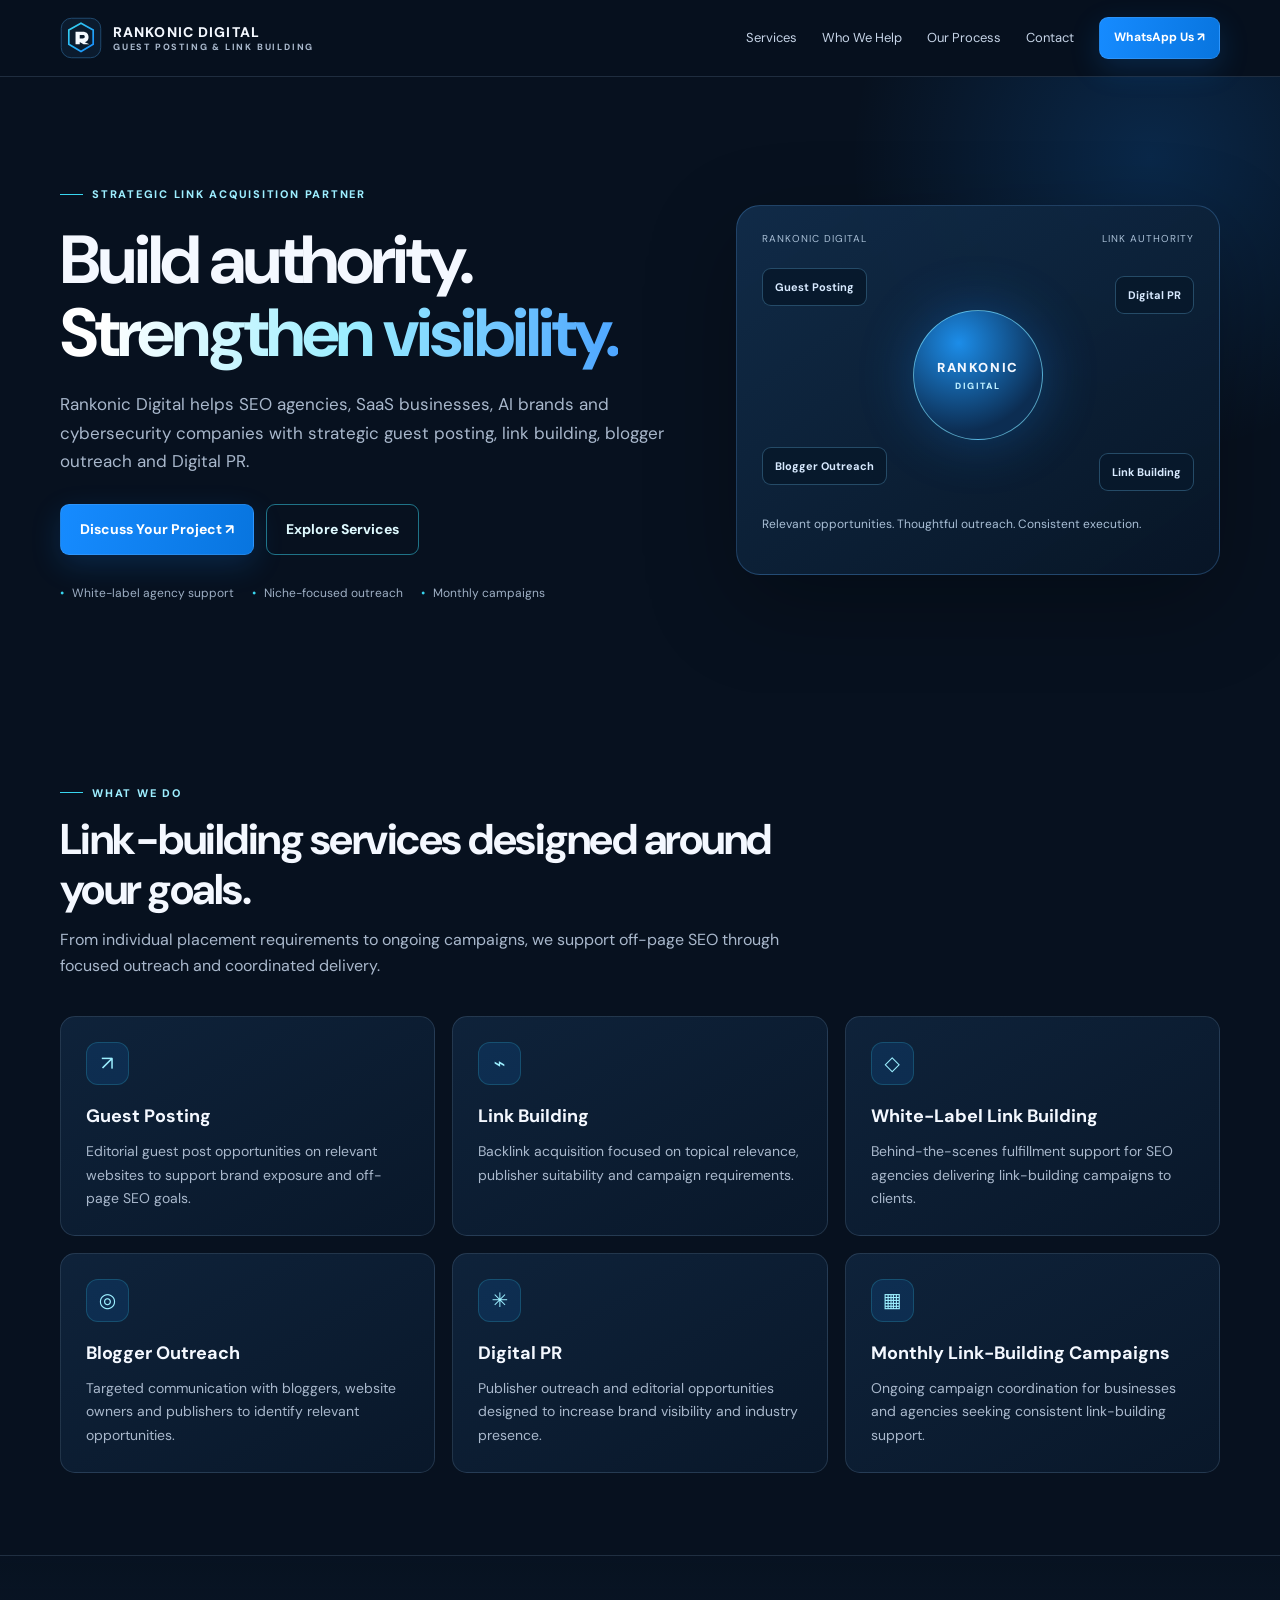
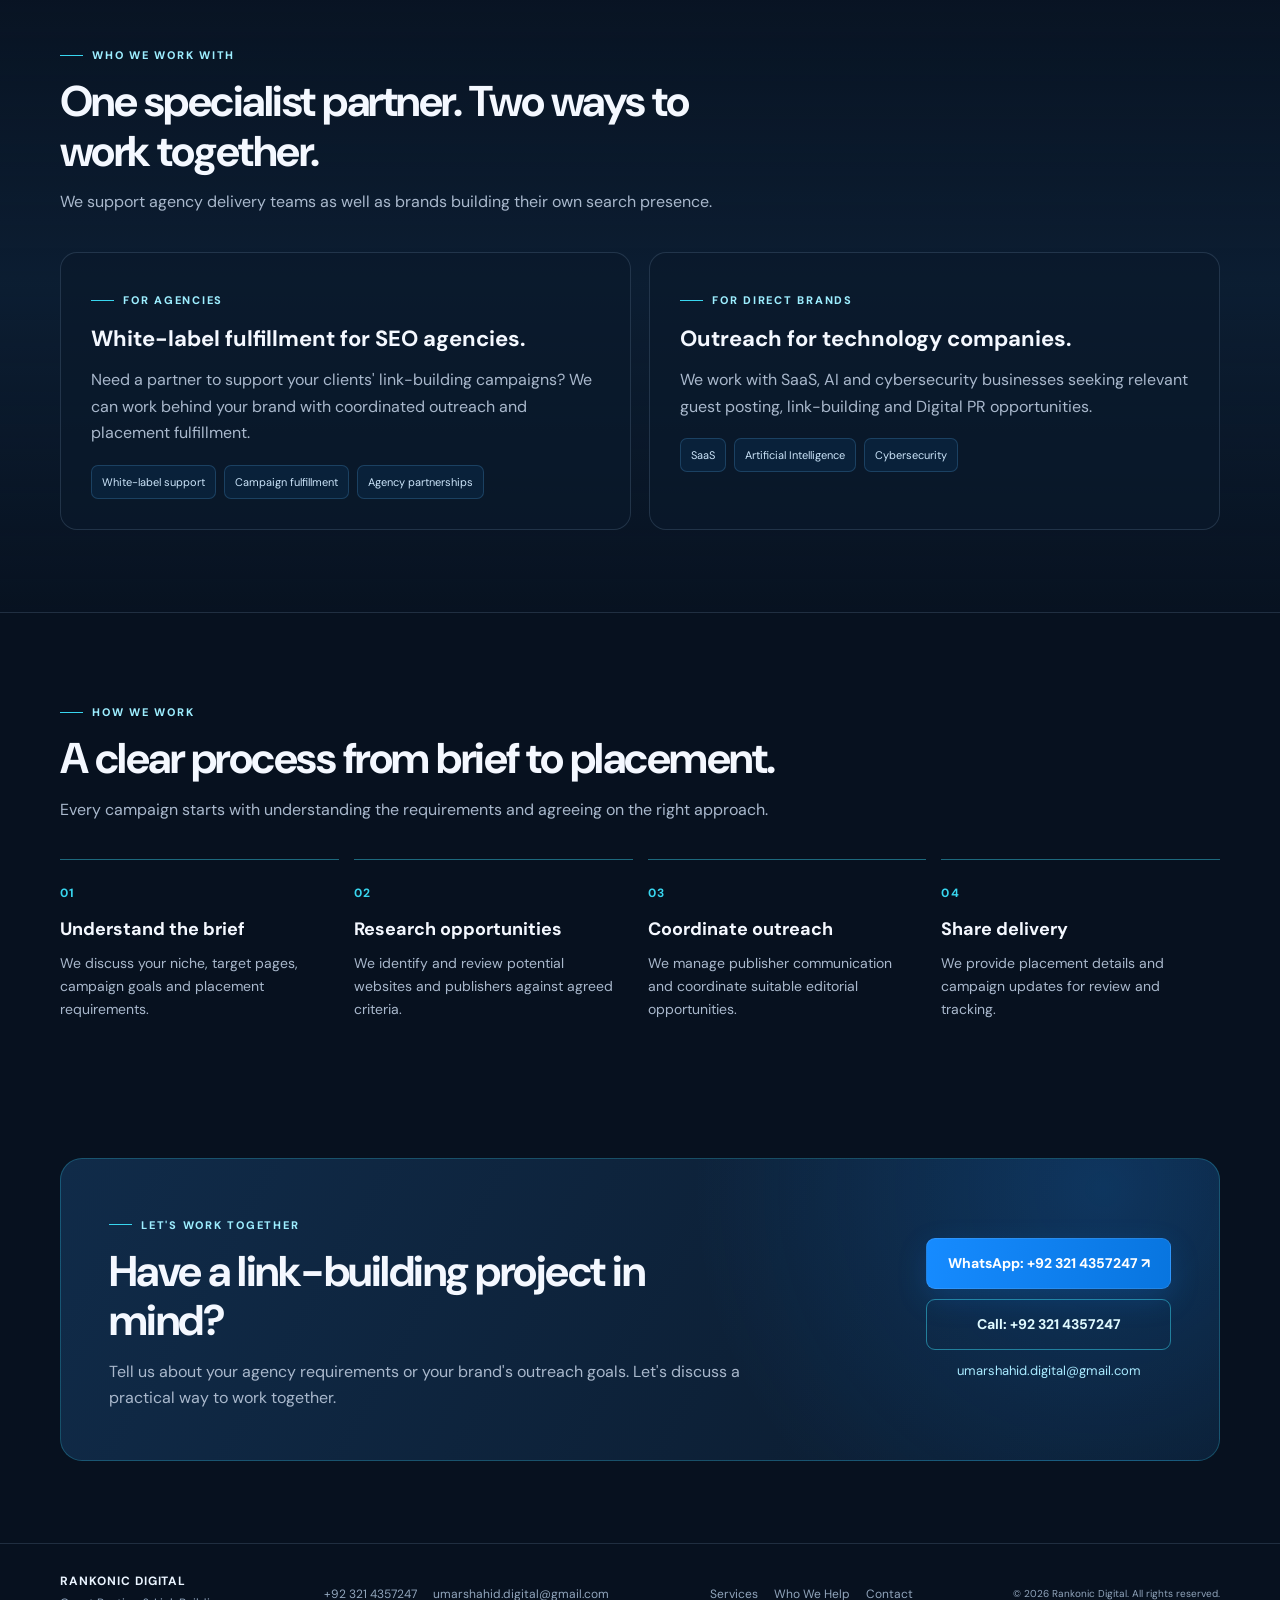
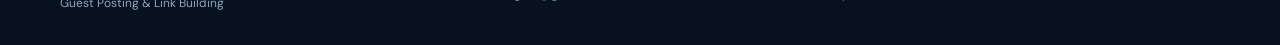
<file: index.html>
<!doctype html>
<html lang="en">
<head>
  <meta charset="utf-8">
  <meta name="viewport" content="width=device-width, initial-scale=1">
  <meta name="theme-color" content="#07111f">
  <meta name="description" content="Rankonic Digital provides guest posting, link building, white-label link building, blogger outreach, Digital PR and monthly link-building campaigns for SEO agencies and SaaS, AI and cybersecurity brands.">
  <meta name="robots" content="index,follow">
  <link rel="canonical" href="https://YOUR-GITHUB-USERNAME.github.io/Rankonic/">
  <link rel="icon" type="image/svg+xml" href="favicon.svg">
  <meta property="og:type" content="website">
  <meta property="og:title" content="Rankonic Digital | Guest Posting & Link Building">
  <meta property="og:description" content="Strategic guest posting, link building and white-label campaign support for agencies and technology brands.">
  <meta property="og:image" content="assets/social-preview.svg">
  <title>Rankonic Digital | Guest Posting & Link Building</title>
  <link rel="stylesheet" href="style.css">
  <script src="script.js" defer></script>
</head>
<body>
<header class="site-header">
  <div class="container nav-wrap">
    <a class="brand" href="index.html" aria-label="Rankonic Digital home">
      <img src="assets/logo.svg" alt="" width="42" height="42">
      <span>RANKONIC DIGITAL<small>GUEST POSTING & LINK BUILDING</small></span>
    </a>
    <button class="menu-toggle" aria-label="Open navigation" aria-expanded="false" aria-controls="main-nav">☰</button>
    <nav id="main-nav" class="nav-links">
      <a href="#services">Services</a>
      <a href="#partners">Who We Help</a>
      <a href="#process">Our Process</a>
      <a href="#contact">Contact</a>
      <a class="button button-small" href="https://wa.me/923214357247" target="_blank" rel="noopener">WhatsApp Us ↗</a>
    </nav>
  </div>
</header>

<main>
  <section class="hero">
    <div class="container hero-grid">
      <div>
        <span class="eyebrow">Strategic link acquisition partner</span>
        <h1>Build authority.<br><span class="gradient-text">Strengthen visibility.</span></h1>
        <p class="hero-copy">Rankonic Digital helps SEO agencies, SaaS businesses, AI brands and cybersecurity companies with strategic guest posting, link building, blogger outreach and Digital PR.</p>
        <div class="button-row">
          <a class="button" href="https://wa.me/923214357247" target="_blank" rel="noopener">Discuss Your Project ↗</a>
          <a class="button button-outline" href="#services">Explore Services</a>
        </div>
        <div class="trust-points"><span>White-label agency support</span><span>Niche-focused outreach</span><span>Monthly campaigns</span></div>
      </div>
      <div class="hero-art" aria-label="Rankonic Digital service illustration">
        <div class="art-top"><span>RANKONIC DIGITAL</span><span>LINK AUTHORITY</span></div>
        <div class="orbit">
          <div class="orbit-core">RANKONIC<br><small>DIGITAL</small></div>
          <span class="orbit-label label-one">Guest Posting</span>
          <span class="orbit-label label-two">Digital PR</span>
          <span class="orbit-label label-three">Blogger Outreach</span>
          <span class="orbit-label label-four">Link Building</span>
        </div>
        <p class="art-caption">Relevant opportunities. Thoughtful outreach. Consistent execution.</p>
      </div>
    </div>
  </section>

  <section id="services" class="section">
    <div class="container">
      <div class="section-heading">
        <span class="eyebrow">What we do</span>
        <h2>Link-building services designed around your goals.</h2>
        <p>From individual placement requirements to ongoing campaigns, we support off-page SEO through focused outreach and coordinated delivery.</p>
      </div>
      <div class="card-grid">
        <article class="service-card"><div class="service-icon">↗</div><h3>Guest Posting</h3><p>Editorial guest post opportunities on relevant websites to support brand exposure and off-page SEO goals.</p></article>
        <article class="service-card"><div class="service-icon">⌁</div><h3>Link Building</h3><p>Backlink acquisition focused on topical relevance, publisher suitability and campaign requirements.</p></article>
        <article class="service-card"><div class="service-icon">◇</div><h3>White-Label Link Building</h3><p>Behind-the-scenes fulfillment support for SEO agencies delivering link-building campaigns to clients.</p></article>
        <article class="service-card"><div class="service-icon">◎</div><h3>Blogger Outreach</h3><p>Targeted communication with bloggers, website owners and publishers to identify relevant opportunities.</p></article>
        <article class="service-card"><div class="service-icon">✳</div><h3>Digital PR</h3><p>Publisher outreach and editorial opportunities designed to increase brand visibility and industry presence.</p></article>
        <article class="service-card"><div class="service-icon">▦</div><h3>Monthly Link-Building Campaigns</h3><p>Ongoing campaign coordination for businesses and agencies seeking consistent link-building support.</p></article>
      </div>
    </div>
  </section>

  <section id="partners" class="section section-shaded">
    <div class="container">
      <div class="section-heading">
        <span class="eyebrow">Who we work with</span>
        <h2>One specialist partner. Two ways to work together.</h2>
        <p>We support agency delivery teams as well as brands building their own search presence.</p>
      </div>
      <div class="audience-grid">
        <article class="audience-card">
          <span class="eyebrow">For agencies</span>
          <h3>White-label fulfillment for SEO agencies.</h3>
          <p>Need a partner to support your clients' link-building campaigns? We can work behind your brand with coordinated outreach and placement fulfillment.</p>
          <div class="tags"><span>White-label support</span><span>Campaign fulfillment</span><span>Agency partnerships</span></div>
        </article>
        <article class="audience-card">
          <span class="eyebrow">For direct brands</span>
          <h3>Outreach for technology companies.</h3>
          <p>We work with SaaS, AI and cybersecurity businesses seeking relevant guest posting, link-building and Digital PR opportunities.</p>
          <div class="tags"><span>SaaS</span><span>Artificial Intelligence</span><span>Cybersecurity</span></div>
        </article>
      </div>
    </div>
  </section>

  <section id="process" class="section">
    <div class="container">
      <div class="section-heading">
        <span class="eyebrow">How we work</span>
        <h2>A clear process from brief to placement.</h2>
        <p>Every campaign starts with understanding the requirements and agreeing on the right approach.</p>
      </div>
      <div class="steps">
        <article class="step"><b>01</b><h3>Understand the brief</h3><p>We discuss your niche, target pages, campaign goals and placement requirements.</p></article>
        <article class="step"><b>02</b><h3>Research opportunities</h3><p>We identify and review potential websites and publishers against agreed criteria.</p></article>
        <article class="step"><b>03</b><h3>Coordinate outreach</h3><p>We manage publisher communication and coordinate suitable editorial opportunities.</p></article>
        <article class="step"><b>04</b><h3>Share delivery</h3><p>We provide placement details and campaign updates for review and tracking.</p></article>
      </div>
    </div>
  </section>

  <section id="contact" class="section contact-section">
    <div class="container contact-panel">
      <div>
        <span class="eyebrow">Let's work together</span>
        <h2>Have a link-building project in mind?</h2>
        <p>Tell us about your agency requirements or your brand's outreach goals. Let's discuss a practical way to work together.</p>
      </div>
      <div class="contact-actions">
        <a class="button" href="https://wa.me/923214357247" target="_blank" rel="noopener">WhatsApp: +92 321 4357247 ↗</a>
        <a class="button button-outline" href="tel:+923214357247">Call: +92 321 4357247</a>
        <a class="email-link" href="mailto:umarshahid.digital@gmail.com">umarshahid.digital@gmail.com</a>
      </div>
    </div>
  </section>
</main>

<footer class="site-footer">
  <div class="container footer-content">
    <div><strong>RANKONIC DIGITAL</strong><p>Guest Posting & Link Building</p></div>
    <div class="footer-contact"><a href="tel:+923214357247">+92 321 4357247</a><a href="mailto:umarshahid.digital@gmail.com">umarshahid.digital@gmail.com</a></div>
    <div class="footer-nav"><a href="#services">Services</a><a href="#partners">Who We Help</a><a href="#contact">Contact</a></div>
    <small>© <span id="year"></span> Rankonic Digital. All rights reserved.</small>
  </div>
</footer>
</body>
</html>
</file>
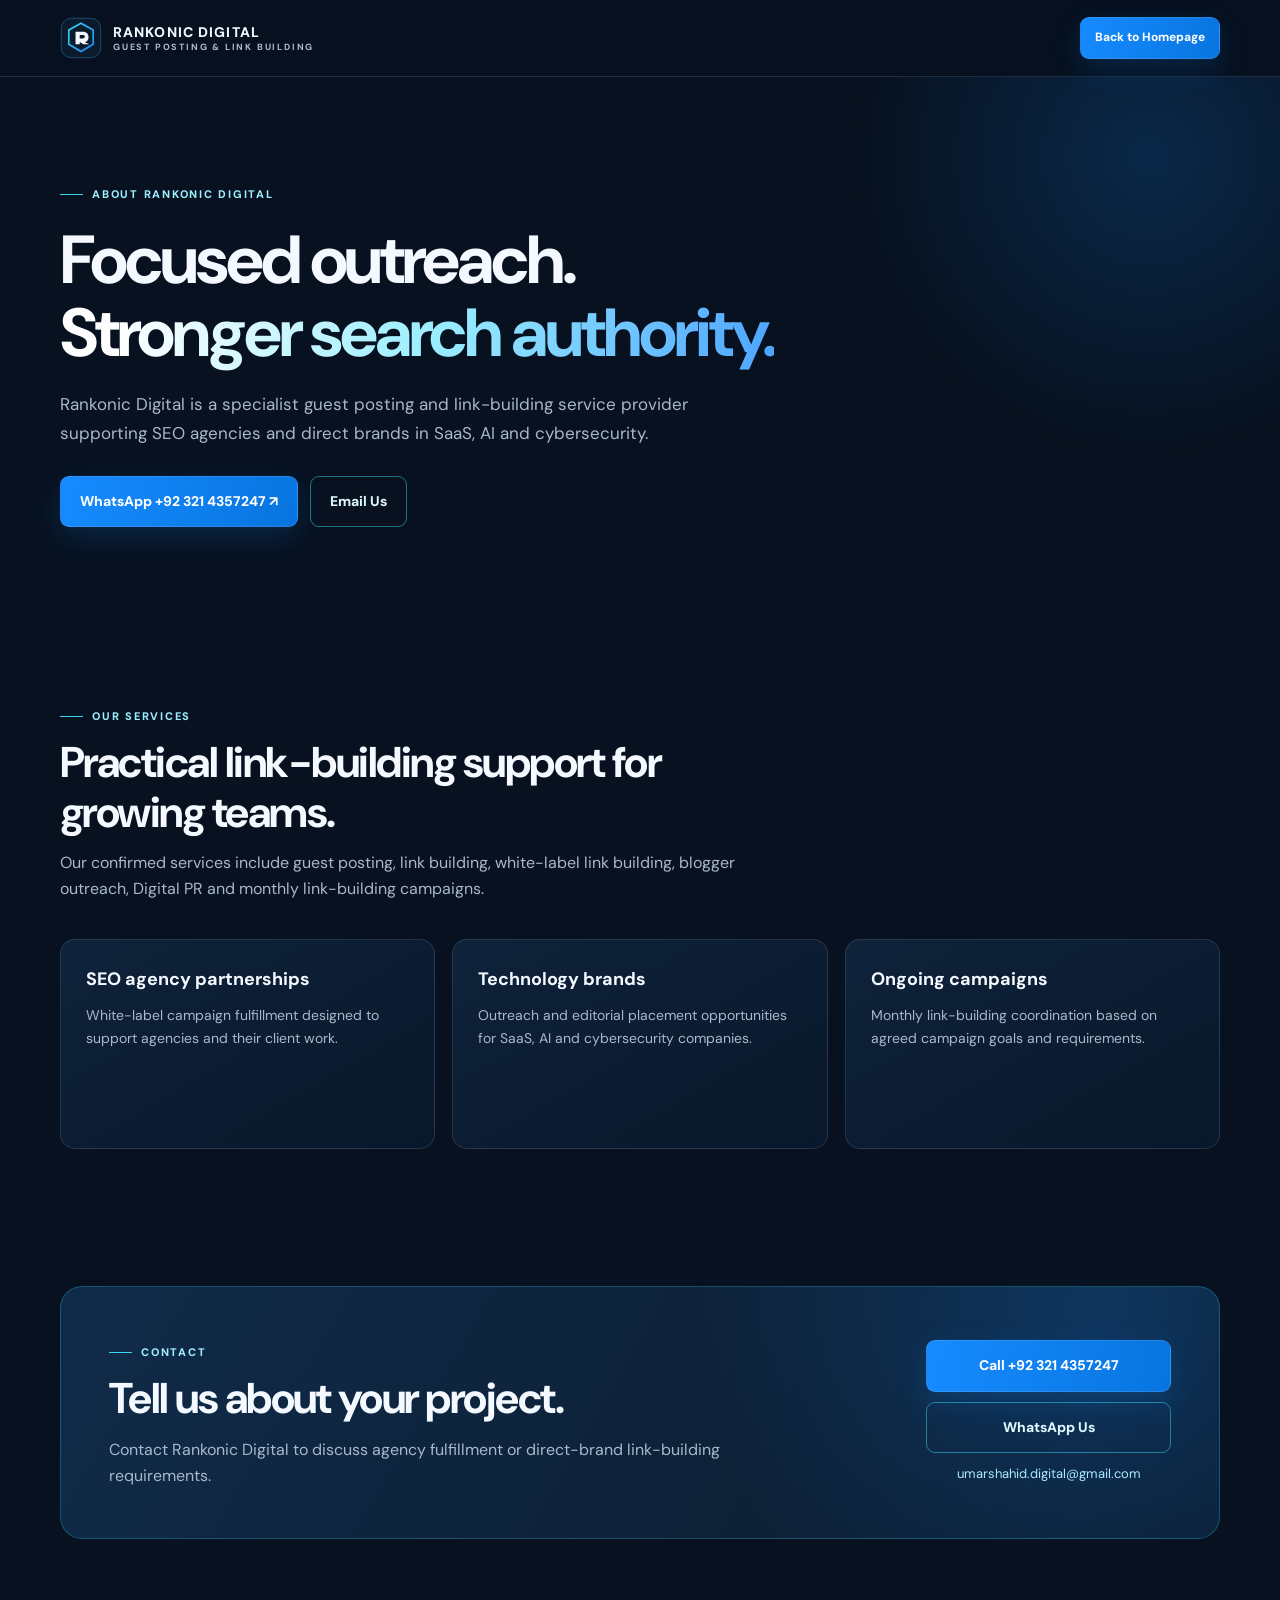
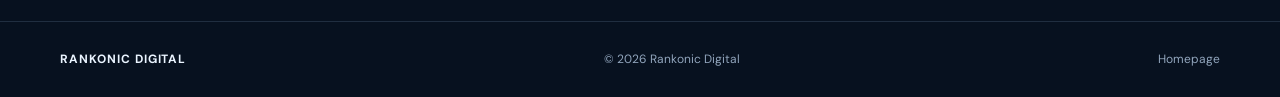
<file: rankonicdigital.html>
<!doctype html>
<html lang="en">
<head>
  <meta charset="utf-8"><meta name="viewport" content="width=device-width,initial-scale=1">
  <meta name="description" content="Learn about Rankonic Digital, a guest posting and link-building partner for SEO agencies and SaaS, AI and cybersecurity companies.">
  <meta name="robots" content="index,follow"><link rel="icon" href="favicon.svg" type="image/svg+xml">
  <title>About Rankonic Digital | Guest Posting & Link Building</title><link rel="stylesheet" href="style.css">
</head>
<body>
<header class="site-header"><div class="container nav-wrap">
  <a class="brand" href="index.html"><img src="assets/logo.svg" alt="" width="42" height="42"><span>RANKONIC DIGITAL<small>GUEST POSTING & LINK BUILDING</small></span></a>
  <a class="button button-small" href="index.html">Back to Homepage</a>
</div></header>
<main>
  <section class="hero"><div class="container">
    <span class="eyebrow">About Rankonic Digital</span>
    <h1>Focused outreach.<br><span class="gradient-text">Stronger search authority.</span></h1>
    <p class="hero-copy">Rankonic Digital is a specialist guest posting and link-building service provider supporting SEO agencies and direct brands in SaaS, AI and cybersecurity.</p>
    <div class="button-row"><a class="button" href="https://wa.me/923214357247" target="_blank" rel="noopener">WhatsApp +92 321 4357247 ↗</a><a class="button button-outline" href="mailto:umarshahid.digital@gmail.com">Email Us</a></div>
  </div></section>
  <section class="section"><div class="container">
    <div class="section-heading"><span class="eyebrow">Our services</span><h2>Practical link-building support for growing teams.</h2><p>Our confirmed services include guest posting, link building, white-label link building, blogger outreach, Digital PR and monthly link-building campaigns.</p></div>
    <div class="card-grid">
      <article class="service-card"><h3>SEO agency partnerships</h3><p>White-label campaign fulfillment designed to support agencies and their client work.</p></article>
      <article class="service-card"><h3>Technology brands</h3><p>Outreach and editorial placement opportunities for SaaS, AI and cybersecurity companies.</p></article>
      <article class="service-card"><h3>Ongoing campaigns</h3><p>Monthly link-building coordination based on agreed campaign goals and requirements.</p></article>
    </div>
  </div></section>
  <section class="section contact-section"><div class="container contact-panel"><div><span class="eyebrow">Contact</span><h2>Tell us about your project.</h2><p>Contact Rankonic Digital to discuss agency fulfillment or direct-brand link-building requirements.</p></div><div class="contact-actions"><a class="button" href="tel:+923214357247">Call +92 321 4357247</a><a class="button button-outline" href="https://wa.me/923214357247" target="_blank" rel="noopener">WhatsApp Us</a><a class="email-link" href="mailto:umarshahid.digital@gmail.com">umarshahid.digital@gmail.com</a></div></div></section>
</main>
<footer class="site-footer"><div class="container footer-content"><strong>RANKONIC DIGITAL</strong><span>© <span id="year">2026</span> Rankonic Digital</span><a href="index.html">Homepage</a></div></footer>
<script src="script.js" defer></script>
</body></html>
</file>
<file: style.css>
@import url('https://fonts.googleapis.com/css2?family=DM+Sans:wght@400;500;600;700;800&display=swap');
:root{--bg:#07111f;--bg2:#0b1b2e;--panel:#10243b;--blue:#168bff;--cyan:#38d6ef;--text:#f4f8ff;--muted:#a9b8cc;--line:rgba(155,190,225,.17);--max:1160px}
*{box-sizing:border-box}html{scroll-behavior:smooth;scroll-padding-top:90px}body{margin:0;background:var(--bg);color:var(--text);font-family:"DM Sans",Inter,system-ui,-apple-system,"Segoe UI",sans-serif;line-height:1.65}a{color:inherit;text-decoration:none}.container{width:min(var(--max),calc(100% - 40px));margin:auto}
.site-header{position:sticky;top:0;z-index:20;background:rgba(7,17,31,.91);backdrop-filter:blur(15px);border-bottom:1px solid var(--line)}.nav-wrap{min-height:76px;display:flex;align-items:center;justify-content:space-between;gap:24px}.brand{display:flex;align-items:center;gap:11px;font-weight:800;font-size:14px;letter-spacing:.08em}.brand img{width:42px;height:42px}.brand small{display:block;color:var(--muted);font-size:9px;letter-spacing:.2em;margin-top:-4px}.nav-links{display:flex;align-items:center;gap:25px;color:#c6d4e7;font-size:13px}.nav-links a:hover,.footer-nav a:hover{color:var(--cyan)}.menu-toggle{display:none;background:none;border:1px solid var(--line);color:white;border-radius:8px;padding:8px 11px;font-size:19px}
.button{display:inline-flex;align-items:center;justify-content:center;gap:8px;padding:13px 19px;border-radius:9px;background:linear-gradient(100deg,var(--blue),#0875df);color:#fff;font-size:14px;font-weight:750;border:1px solid rgba(255,255,255,.1);box-shadow:0 10px 30px rgba(22,139,255,.18);transition:.2s}.button:hover{transform:translateY(-2px);box-shadow:0 14px 34px rgba(22,139,255,.28)}.button-small{padding:10px 14px;font-size:12px}.button-outline{background:transparent;border:1px solid rgba(56,214,239,.5);box-shadow:none;color:#dffaff}
.hero{position:relative;overflow:hidden;padding:100px 0 90px}.hero:before{content:"";position:absolute;width:620px;height:620px;right:-180px;top:-230px;background:radial-gradient(circle,rgba(22,139,255,.19),transparent 68%);pointer-events:none}.hero-grid{display:grid;grid-template-columns:1.12fr .88fr;gap:60px;align-items:center;position:relative}.eyebrow{display:inline-flex;align-items:center;gap:9px;color:#9deeff;font-size:11px;font-weight:800;letter-spacing:.16em;text-transform:uppercase}.eyebrow:before{content:"";width:23px;height:1px;background:var(--cyan)}h1{font-size:clamp(42px,6vw,68px);line-height:1.08;letter-spacing:-.045em;margin:20px 0;max-width:720px}.gradient-text{background:linear-gradient(95deg,#fff 8%,#9beeff 52%,#4da5ff 100%);-webkit-background-clip:text;background-clip:text;color:transparent}.hero-copy{color:var(--muted);font-size:17px;max-width:650px;margin:0 0 29px}.button-row{display:flex;flex-wrap:wrap;gap:12px}.trust-points{display:flex;flex-wrap:wrap;gap:18px;margin-top:29px;color:#9eafc4;font-size:12px}.trust-points span:before{content:"•";color:var(--cyan);margin-right:8px}
.hero-art{min-height:370px;border:1px solid rgba(95,177,255,.25);border-radius:24px;background:linear-gradient(145deg,rgba(18,46,76,.9),rgba(8,22,39,.95));padding:25px;box-shadow:0 30px 90px rgba(0,0,0,.28);overflow:hidden}.art-top{display:flex;justify-content:space-between;color:#a9bfd6;font-size:10px;letter-spacing:.1em}.orbit{height:255px;display:grid;place-items:center;position:relative}.orbit-core{width:130px;height:130px;border-radius:50%;display:grid;place-content:center;text-align:center;background:radial-gradient(circle at 35% 25%,#1c8de9,#0c2d52 70%);border:1px solid rgba(123,224,255,.65);box-shadow:0 0 55px rgba(22,139,255,.3);font-size:13px;font-weight:850;letter-spacing:.12em}.orbit-core small{font-size:9px;color:#bceeff}.orbit-label{position:absolute;padding:9px 12px;border:1px solid rgba(116,203,255,.28);background:rgba(8,25,44,.94);border-radius:9px;color:#d8eaff;font-size:11px;font-weight:700}.label-one{top:20px;left:0}.label-two{top:28px;right:0}.label-three{bottom:18px;left:0}.label-four{bottom:12px;right:0}.art-caption{color:#a9bfd6;font-size:12px}
.section{padding:82px 0}.section-heading{max-width:720px;margin-bottom:36px}.section-heading h2,.contact-panel h2{font-size:clamp(30px,4vw,43px);line-height:1.15;letter-spacing:-.035em;margin:13px 0}.section-heading p,.contact-panel p{color:var(--muted);margin:0}.card-grid{display:grid;grid-template-columns:repeat(3,1fr);gap:17px}.service-card{background:linear-gradient(150deg,rgba(16,37,61,.9),rgba(10,25,43,.9));border:1px solid var(--line);border-radius:15px;padding:25px;min-height:210px}.service-icon{width:43px;height:43px;display:grid;place-items:center;border-radius:12px;color:#9cefff;background:rgba(22,139,255,.13);border:1px solid rgba(56,214,239,.2);font-size:20px;margin-bottom:17px}.service-card h3,.step h3{margin:0 0 9px;font-size:18px}.service-card p,.step p{margin:0;color:var(--muted);font-size:14px}.section-shaded{background:linear-gradient(180deg,rgba(12,28,48,.1),rgba(15,39,65,.55),rgba(12,28,48,.1));border-top:1px solid var(--line);border-bottom:1px solid var(--line)}.audience-grid{display:grid;grid-template-columns:1fr 1fr;gap:18px}.audience-card{border:1px solid var(--line);border-radius:17px;padding:30px;background:rgba(10,25,43,.72)}.audience-card h3{font-size:22px;margin:12px 0 10px}.audience-card p{color:var(--muted);margin:0 0 18px}.tags{display:flex;flex-wrap:wrap;gap:8px}.tags span{border:1px solid rgba(94,176,235,.22);background:rgba(22,139,255,.08);padding:7px 10px;border-radius:7px;font-size:11px;color:#cce5fa}
.steps{display:grid;grid-template-columns:repeat(4,1fr);gap:15px}.step{border-top:1px solid rgba(56,214,239,.45);padding:19px 14px 0 0}.step b{color:var(--cyan);font-size:12px;letter-spacing:.12em}.step h3{margin:10px 0 7px}.contact-section{padding-top:55px}.contact-panel{border:1px solid rgba(56,214,239,.25);border-radius:22px;padding:48px;background:radial-gradient(circle at 90% 10%,rgba(22,139,255,.22),transparent 38%),linear-gradient(120deg,#102b49,#0b1a2c);display:flex;align-items:center;justify-content:space-between;gap:35px}.contact-panel>div:first-child{max-width:650px}.contact-actions{display:flex;flex-direction:column;align-items:stretch;gap:10px;min-width:245px}.email-link{text-align:center;color:#a9eaff;font-size:13px}.site-footer{border-top:1px solid var(--line);padding:28px 0;color:#91a5bc;font-size:12px}.footer-content{display:flex;align-items:center;justify-content:space-between;gap:20px;flex-wrap:wrap}.footer-content strong{color:#eaf4ff;letter-spacing:.08em}.footer-content p{margin:3px 0}.footer-contact,.footer-nav{display:flex;gap:16px;flex-wrap:wrap}.footer-contact a:hover{color:var(--cyan)}
@media(max-width:850px){.hero-grid{grid-template-columns:1fr;gap:35px}.card-grid{grid-template-columns:repeat(2,1fr)}.steps{grid-template-columns:repeat(2,1fr)}.nav-links{display:none;position:absolute;top:76px;left:0;right:0;background:#09182a;padding:20px;flex-direction:column;align-items:stretch;border-bottom:1px solid var(--line)}.nav-links.open{display:flex}.menu-toggle{display:block}}
@media(max-width:580px){.container{width:min(100% - 30px,var(--max))}.hero{padding:70px 0 60px}.section{padding:62px 0}.card-grid,.audience-grid,.steps{grid-template-columns:1fr}.hero-art{min-height:315px;padding:19px}.orbit{height:220px}.orbit-label{font-size:9px;padding:7px}.contact-panel{padding:27px 22px;align-items:stretch;flex-direction:column}.contact-actions{min-width:0}.brand{font-size:12px}.brand small{font-size:8px}}
</file>
